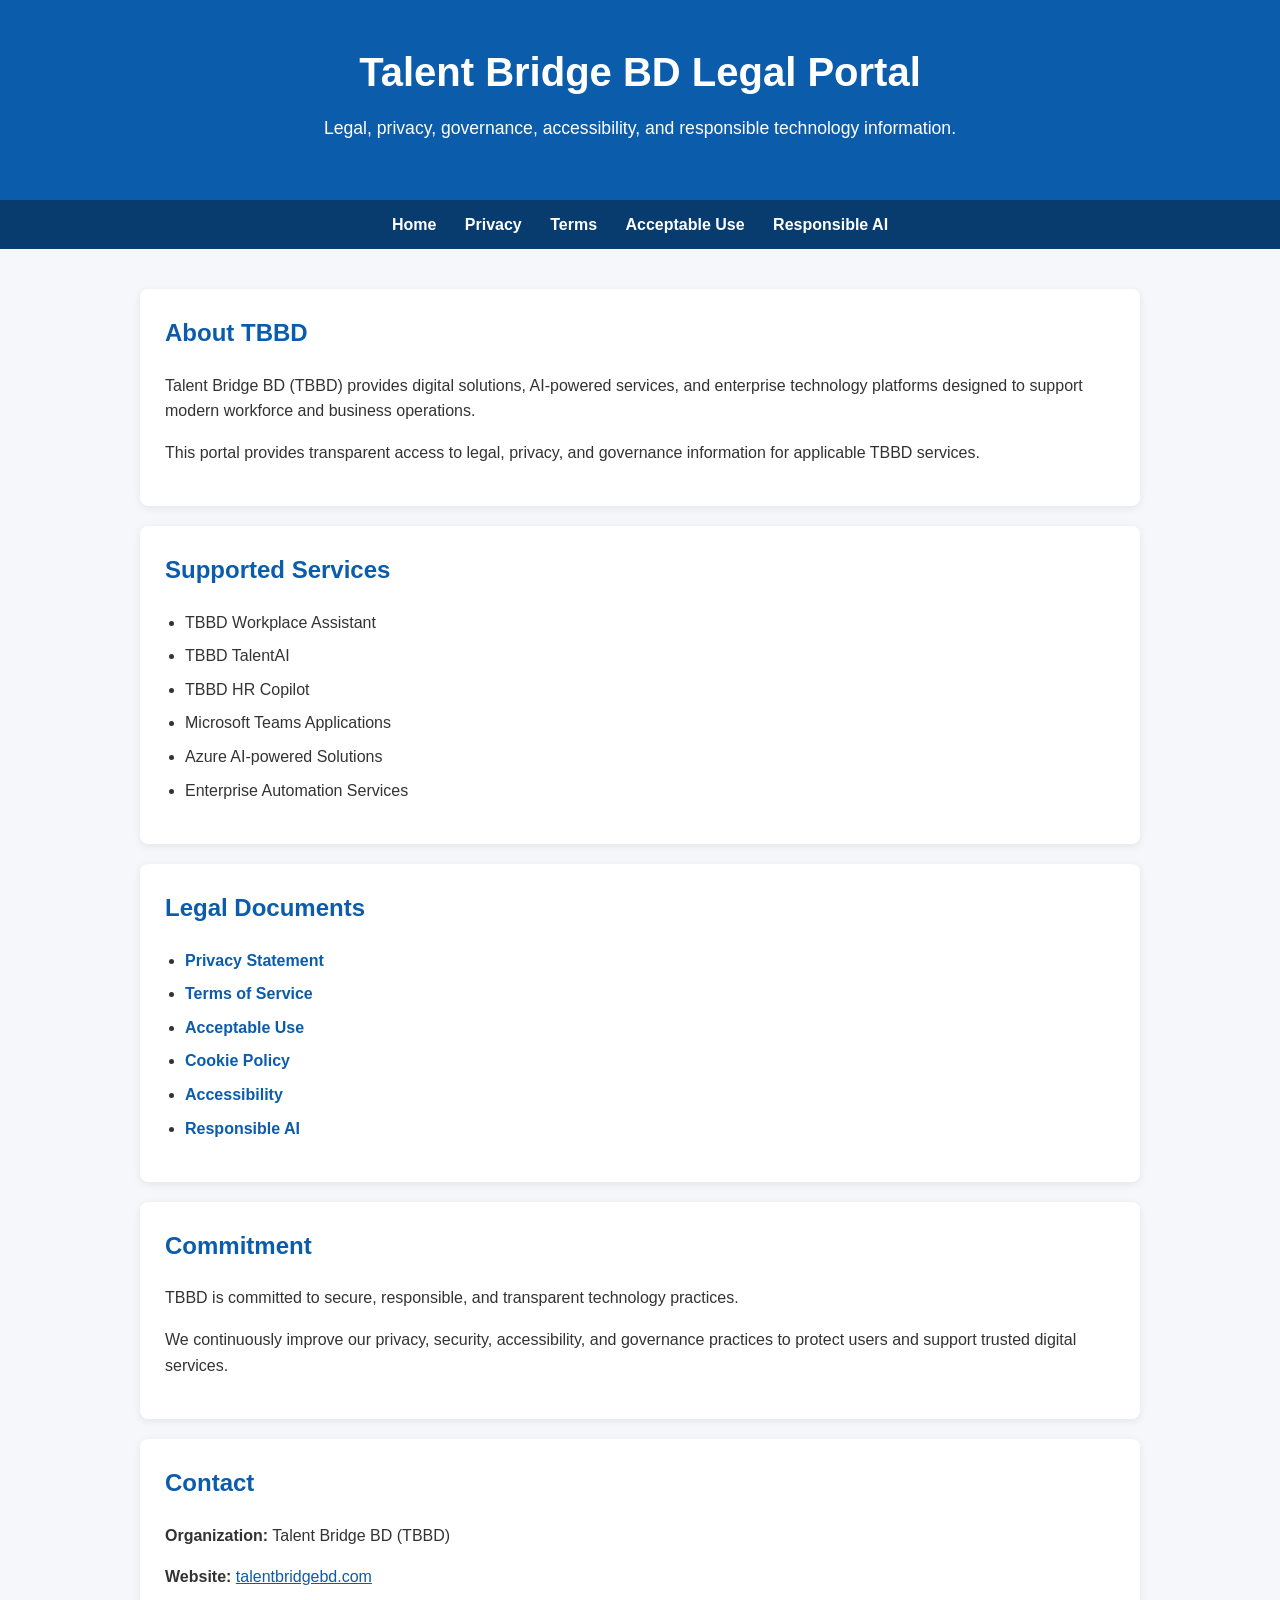
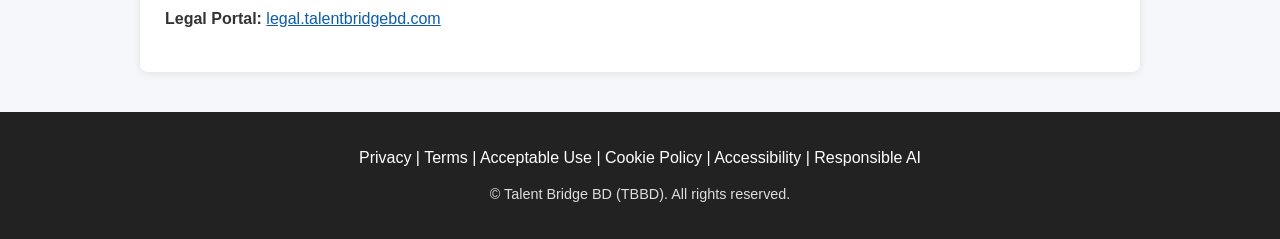
<file: index.html>
<!DOCTYPE html>

<html lang="en">
<head>
    <meta charset="UTF-8">
    <meta name="viewport" content="width=device-width, initial-scale=1.0">

<meta
    name="description"
    content="Talent Bridge BD Legal Portal — legal, privacy, governance, accessibility, and responsible technology information."
>

<meta name="author" content="Talent Bridge BD">

<title>Legal Portal | Talent Bridge BD</title>

<style>
    body {
        font-family: Arial, Helvetica, sans-serif;
        margin: 0;
        background: #f5f7fa;
        color: #333;
        line-height: 1.6;
    }

    header {
        background: #0b5cab;
        color: white;
        text-align: center;
        padding: 40px 20px;
    }

    header h1 {
        margin: 0;
        font-size: 2.5rem;
    }

    header p {
        margin-top: 10px;
        font-size: 1.1rem;
    }

    nav {
        background: #083b6e;
        padding: 12px;
        text-align: center;
    }

    nav a {
        color: white;
        text-decoration: none;
        margin: 0 12px;
        font-weight: bold;
    }

    nav a:hover,
    nav a:focus {
        text-decoration: underline;
    }

    nav a:focus,
    a:focus {
        outline: 3px solid #ffcc00;
        outline-offset: 3px;
    }

    .container {
        max-width: 1000px;
        margin: 40px auto;
        padding: 0 20px;
    }

    .card {
        background: #ffffff;
        border-radius: 8px;
        padding: 25px;
        margin-bottom: 20px;
        box-shadow: 0 2px 8px rgba(0, 0, 0, 0.08);
    }

    .card h2 {
        color: #0b5cab;
        margin-top: 0;
    }

    ul {
        padding-left: 20px;
    }

    li {
        margin-bottom: 8px;
    }

    a {
        color: #0b5cab;
    }

    .document-links a {
        font-weight: bold;
        text-decoration: none;
    }

    .document-links a:hover {
        text-decoration: underline;
    }

    footer {
        background: #222;
        color: white;
        text-align: center;
        padding: 25px 20px;
        margin-top: 40px;
    }

    footer p {
        margin: 8px 0;
    }

    footer a {
        color: white;
        text-decoration: none;
    }

    footer a:hover,
    footer a:focus {
        text-decoration: underline;
    }

    .copyright {
        margin-top: 12px;
        font-size: 0.9rem;
        color: #ddd;
    }

    @media (max-width: 768px) {
        nav a {
            display: block;
            margin: 8px 0;
        }

        header {
            padding: 35px 20px;
        }

        header h1 {
            font-size: 2rem;
        }

        header p {
            font-size: 1rem;
        }

        .container {
            margin: 25px auto;
            padding: 0 15px;
        }

        .card {
            padding: 20px;
        }
    }
</style>

    <link rel="canonical" href="https://legal.talentbridgebd.com/">
</head>

<body>

<header>
    <h1>Talent Bridge BD Legal Portal</h1>

<p>
    Legal, privacy, governance, accessibility,
    and responsible technology information.
</p>

</header>

<nav aria-label="Main navigation">
    <a href="index.html">Home</a>
    <a href="privacy.html">Privacy</a>
    <a href="terms.html">Terms</a>
    <a href="acceptable-use.html">Acceptable Use</a>
    <a href="ai-responsible-use.html">Responsible AI</a>
</nav>

<main class="container">

<div class="card">
    <h2>About TBBD</h2>

    <p>
        Talent Bridge BD (TBBD) provides digital solutions,
        AI-powered services, and enterprise technology platforms
        designed to support modern workforce and business operations.
    </p>

    <p>
        This portal provides transparent access to legal,
        privacy, and governance information for applicable
        TBBD services.
    </p>
</div>

<div class="card">
    <h2>Supported Services</h2>

    <ul>
        <li>TBBD Workplace Assistant</li>
        <li>TBBD TalentAI</li>
        <li>TBBD HR Copilot</li>
        <li>Microsoft Teams Applications</li>
        <li>Azure AI-powered Solutions</li>
        <li>Enterprise Automation Services</li>
    </ul>
</div>

<div class="card document-links">
    <h2>Legal Documents</h2>

    <ul>
        <li>
            <a href="privacy.html">
                Privacy Statement
            </a>
        </li>

        <li>
            <a href="terms.html">
                Terms of Service
            </a>
        </li>

        <li>
            <a href="acceptable-use.html">
                Acceptable Use
            </a>
        </li>

        <li>
            <a href="cookie-policy.html">
                Cookie Policy
            </a>
        </li>

        <li>
            <a href="accessibility.html">
                Accessibility
            </a>
        </li>

        <li>
            <a href="ai-responsible-use.html">
                Responsible AI
            </a>
        </li>
    </ul>
</div>

<div class="card">
    <h2>Commitment</h2>

    <p>
        TBBD is committed to secure, responsible, and transparent
        technology practices.
    </p>

    <p>
        We continuously improve our privacy, security, accessibility,
        and governance practices to protect users and support trusted
        digital services.
    </p>
</div>

<div class="card">
    <h2>Contact</h2>

    <p>
        <strong>Organization:</strong>
        Talent Bridge BD (TBBD)
    </p>

    <p>
        <strong>Website:</strong>
        <a
            href="https://talentbridgebd.com"
            target="_blank"
            rel="noopener noreferrer"
        >
            talentbridgebd.com
        </a>
    </p>

    <p>
        <strong>Legal Portal:</strong>
        <a
            href="https://legal.talentbridgebd.com"
            target="_blank"
            rel="noopener noreferrer"
        >
            legal.talentbridgebd.com
        </a>
    </p>
</div>

</main>

<footer>

<p>
    <a href="privacy.html">Privacy</a> |
    <a href="terms.html">Terms</a> |
    <a href="acceptable-use.html">Acceptable Use</a> |
    <a href="cookie-policy.html">Cookie Policy</a> |
    <a href="accessibility.html">Accessibility</a> |
    <a href="ai-responsible-use.html">Responsible AI</a>
</p>

<p class="copyright">
    © Talent Bridge BD (TBBD). All rights reserved.
</p>

</footer>

</body>
</html>
</file>
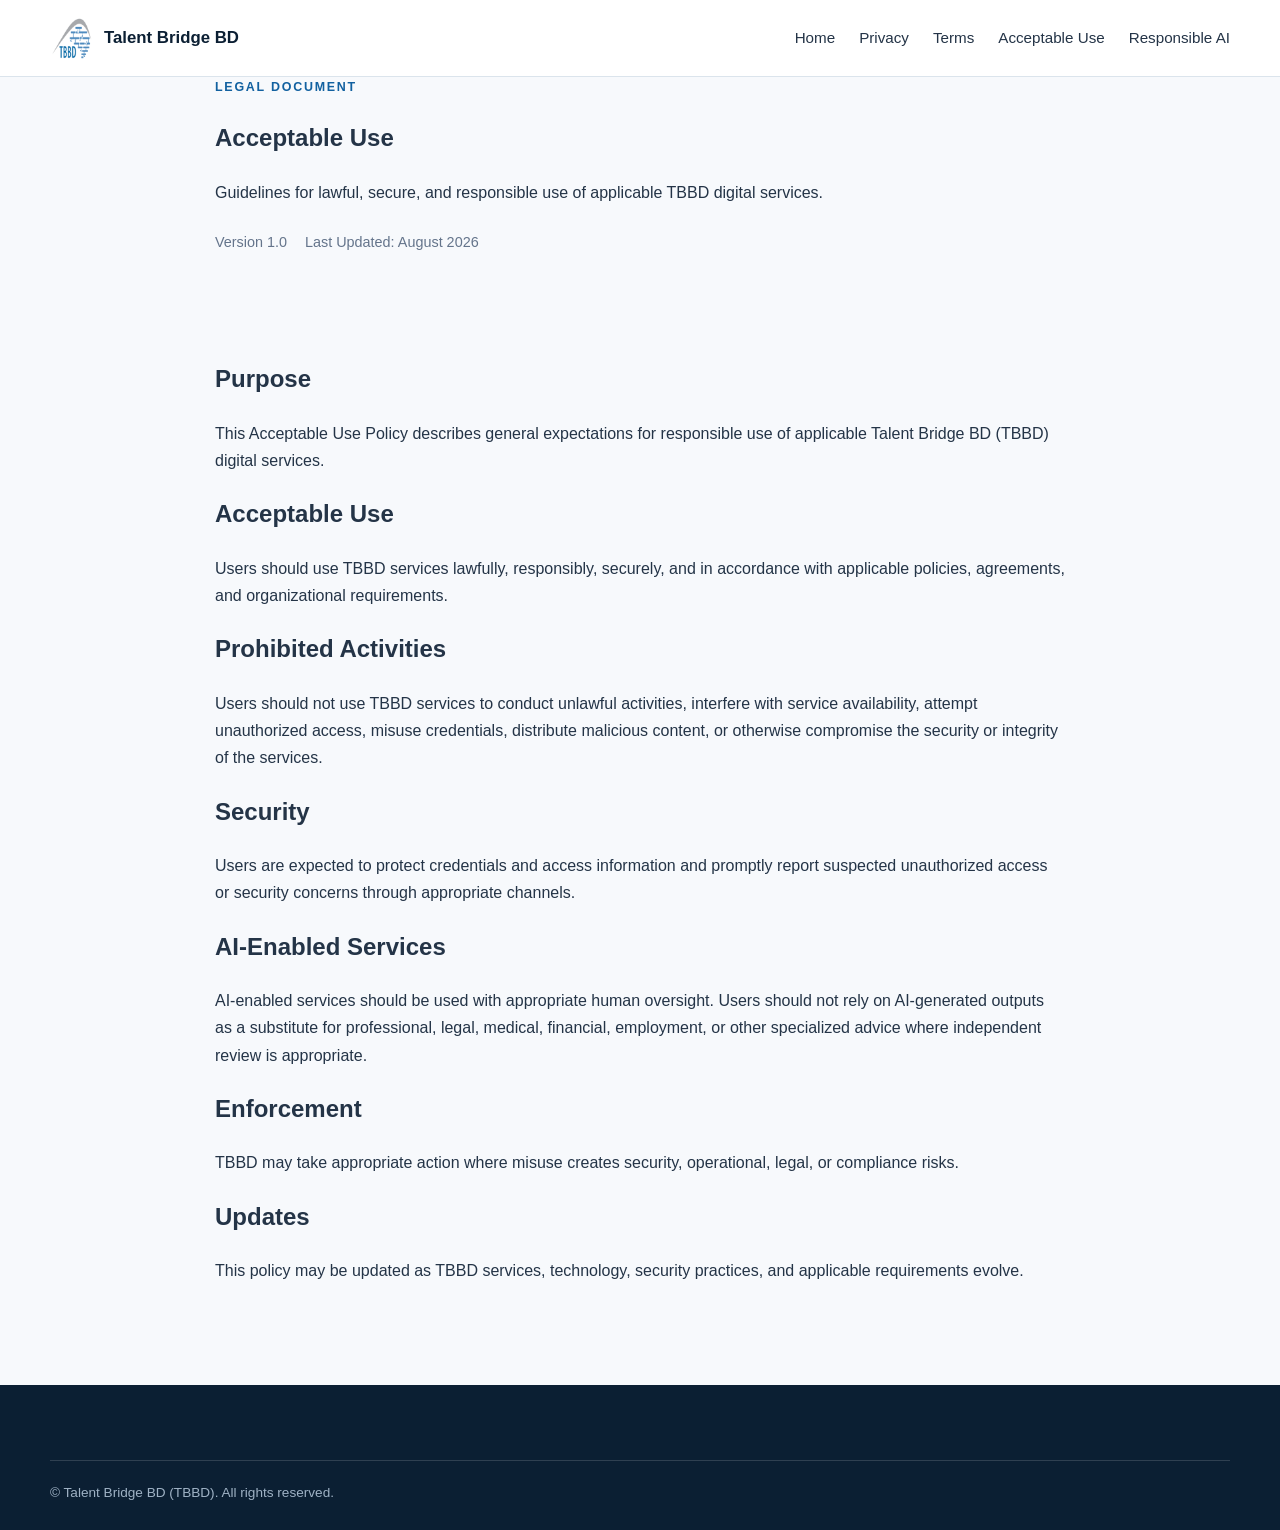
<file: acceptable-use.html>
<!DOCTYPE html>
<html lang="en">
<head>
    <meta charset="UTF-8">
    <meta name="viewport" content="width=device-width, initial-scale=1.0">

    <meta name="description"
          content="Acceptable Use Policy for Talent Bridge BD digital services.">

    <meta name="author" content="Talent Bridge BD">

    <title>Acceptable Use | Talent Bridge BD</title>

    <link rel="stylesheet" href="assets/css/style.css">
</head>

<body>

<header class="site-header">
    <div class="container header-inner">

        <a class="brand" href="index.html">
            <img
                src="assets/images/tbbd-logo.png"
                alt="Talent Bridge BD logo"
                class="logo"
            >
            <span>Talent Bridge BD</span>
        </a>

        <nav class="navigation" aria-label="Main navigation">
            <a href="index.html">Home</a>
            <a href="privacy.html">Privacy</a>
            <a href="terms.html">Terms</a>
            <a href="acceptable-use.html">Acceptable Use</a>
            <a href="ai-responsible-use.html">Responsible AI</a>
        </nav>

    </div>
</header>

<main>

<section class="document-hero">
    <div class="container narrow">

        <p class="eyebrow">LEGAL DOCUMENT</p>

        <h1>Acceptable Use</h1>

        <p>
            Guidelines for lawful, secure, and responsible use of
            applicable TBBD digital services.
        </p>

        <div class="document-meta">
            <span>Version 1.0</span>
            <span>Last Updated: August 2026</span>
        </div>

    </div>
</section>

<section class="section">
    <div class="container narrow">

        <h2>Purpose</h2>

        <p>
            This Acceptable Use Policy describes general expectations
            for responsible use of applicable Talent Bridge BD (TBBD)
            digital services.
        </p>

        <h2>Acceptable Use</h2>

        <p>
            Users should use TBBD services lawfully, responsibly,
            securely, and in accordance with applicable policies,
            agreements, and organizational requirements.
        </p>

        <h2>Prohibited Activities</h2>

        <p>
            Users should not use TBBD services to conduct unlawful
            activities, interfere with service availability, attempt
            unauthorized access, misuse credentials, distribute
            malicious content, or otherwise compromise the security
            or integrity of the services.
        </p>

        <h2>Security</h2>

        <p>
            Users are expected to protect credentials and access
            information and promptly report suspected unauthorized
            access or security concerns through appropriate channels.
        </p>

        <h2>AI-Enabled Services</h2>

        <p>
            AI-enabled services should be used with appropriate human
            oversight. Users should not rely on AI-generated outputs
            as a substitute for professional, legal, medical,
            financial, employment, or other specialized advice where
            independent review is appropriate.
        </p>

        <h2>Enforcement</h2>

        <p>
            TBBD may take appropriate action where misuse creates
            security, operational, legal, or compliance risks.
        </p>

        <h2>Updates</h2>

        <p>
            This policy may be updated as TBBD services, technology,
            security practices, and applicable requirements evolve.
        </p>

    </div>
</section>

</main>

<footer class="site-footer">
    <div class="container copyright">
        ©️ Talent Bridge BD (TBBD). All rights reserved.
    </div>
</footer>

</body>
</html>
</file>
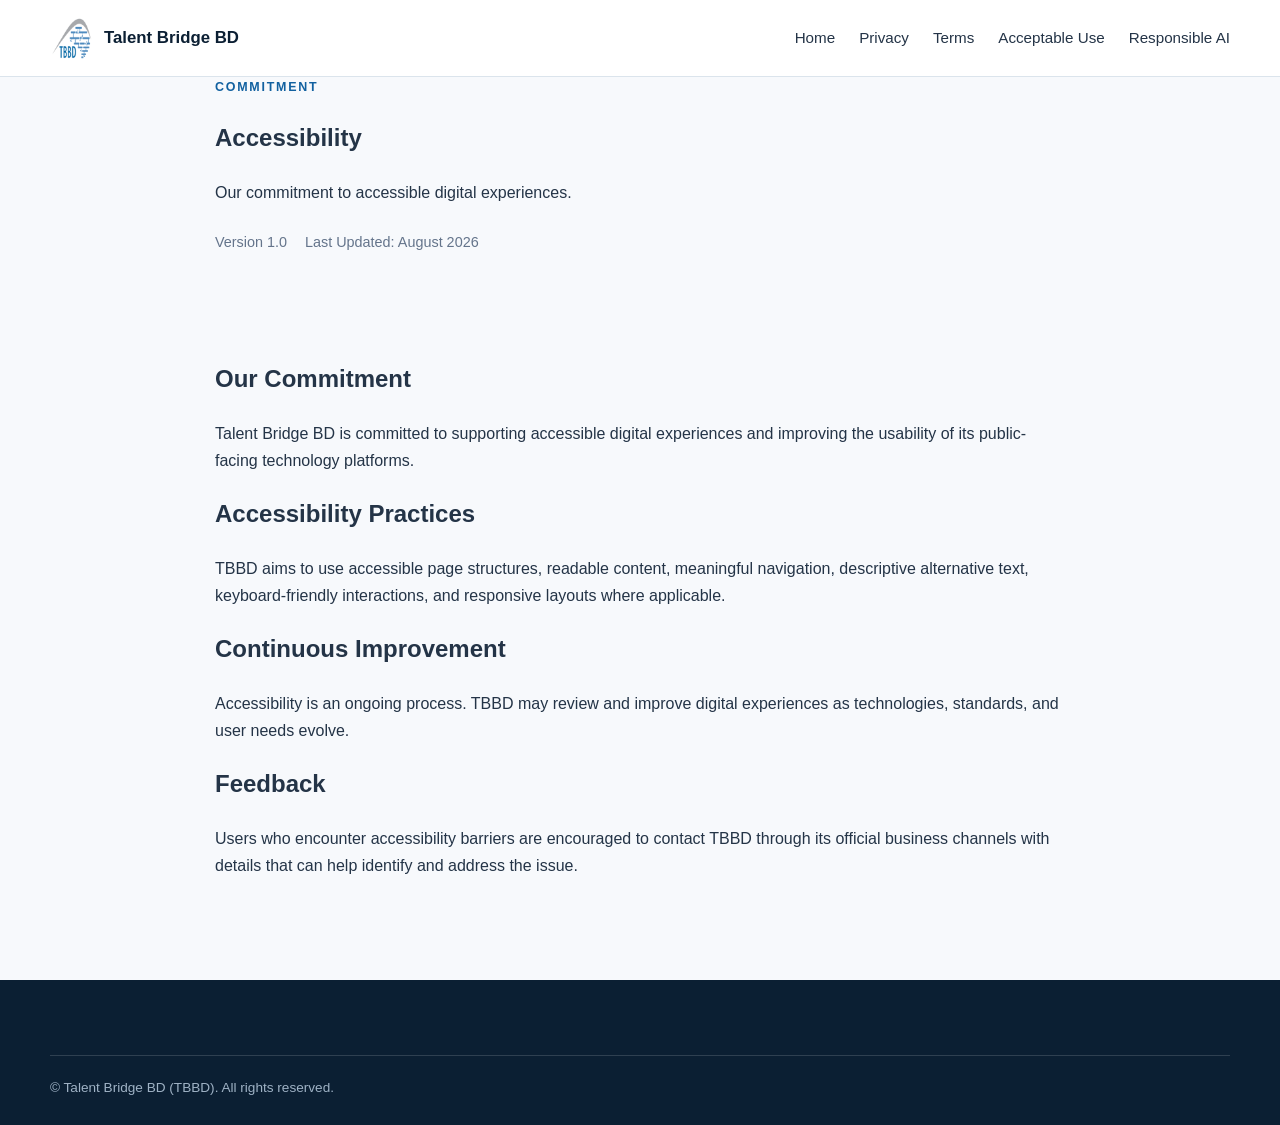
<file: accessibility.html>
<!DOCTYPE html>
<html lang="en">
<head>
    <meta charset="UTF-8">
    <meta name="viewport" content="width=device-width, initial-scale=1.0">

    <meta name="description"
          content="Accessibility Statement for Talent Bridge BD digital services.">

    <meta name="author" content="Talent Bridge BD">

    <title>Accessibility | Talent Bridge BD</title>

    <link rel="stylesheet" href="assets/css/style.css">
</head>

<body>

<header class="site-header">
    <div class="container header-inner">

        <a class="brand" href="index.html">
            <img
                src="assets/images/tbbd-logo.png"
                alt="Talent Bridge BD logo"
                class="logo"
            >
            <span>Talent Bridge BD</span>
        </a>

        <nav class="navigation" aria-label="Main navigation">
            <a href="index.html">Home</a>
            <a href="privacy.html">Privacy</a>
            <a href="terms.html">Terms</a>
            <a href="acceptable-use.html">Acceptable Use</a>
            <a href="ai-responsible-use.html">Responsible AI</a>
        </nav>

    </div>
</header>

<main>

<section class="document-hero">
    <div class="container narrow">

        <p class="eyebrow">COMMITMENT</p>

        <h1>Accessibility</h1>

        <p>
            Our commitment to accessible digital experiences.
        </p>

        <div class="document-meta">
            <span>Version 1.0</span>
            <span>Last Updated: August 2026</span>
        </div>

    </div>
</section>

<section class="section">
    <div class="container narrow">

        <h2>Our Commitment</h2>

        <p>
            Talent Bridge BD is committed to supporting accessible
            digital experiences and improving the usability of its
            public-facing technology platforms.
        </p>

        <h2>Accessibility Practices</h2>

        <p>
            TBBD aims to use accessible page structures, readable
            content, meaningful navigation, descriptive alternative
            text, keyboard-friendly interactions, and responsive
            layouts where applicable.
        </p>

        <h2>Continuous Improvement</h2>

        <p>
            Accessibility is an ongoing process. TBBD may review and
            improve digital experiences as technologies, standards,
            and user needs evolve.
        </p>

        <h2>Feedback</h2>

        <p>
            Users who encounter accessibility barriers are encouraged
            to contact TBBD through its official business channels
            with details that can help identify and address the issue.
        </p>

    </div>
</section>

</main>

<footer class="site-footer">
    <div class="container copyright">
        ©️ Talent Bridge BD (TBBD). All rights reserved.
    </div>
</footer>

</body>
</html>
</file>
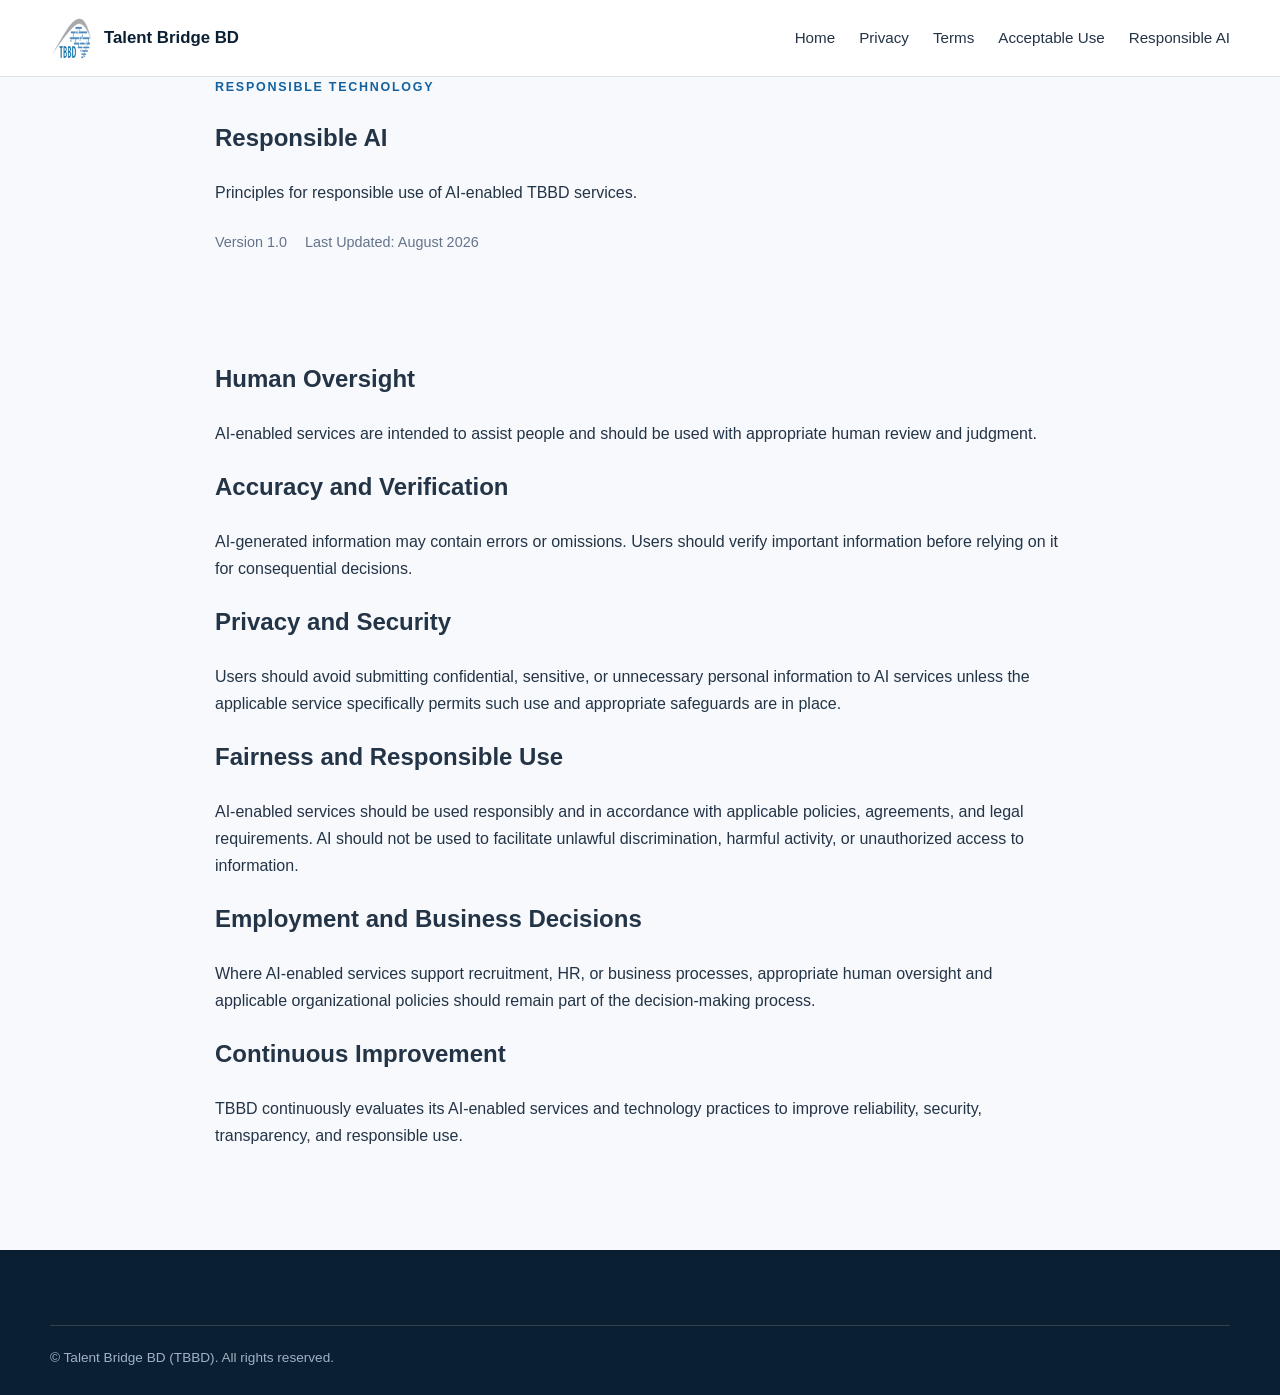
<file: ai-responsible-use.html>
<!DOCTYPE html>
<html lang="en">
<head>
    <meta charset="UTF-8">
    <meta name="viewport" content="width=device-width, initial-scale=1.0">

    <meta name="description"
          content="Responsible AI principles for Talent Bridge BD AI-enabled services.">

    <meta name="author" content="Talent Bridge BD">

    <title>Responsible AI | Talent Bridge BD</title>

    <link rel="stylesheet" href="assets/css/style.css">
</head>

<body>

<header class="site-header">
    <div class="container header-inner">

        <a class="brand" href="index.html">
            <img
                src="assets/images/tbbd-logo.png"
                alt="Talent Bridge BD logo"
                class="logo"
            >
            <span>Talent Bridge BD</span>
        </a>

        <nav class="navigation" aria-label="Main navigation">
            <a href="index.html">Home</a>
            <a href="privacy.html">Privacy</a>
            <a href="terms.html">Terms</a>
            <a href="acceptable-use.html">Acceptable Use</a>
            <a href="ai-responsible-use.html">Responsible AI</a>
        </nav>

    </div>
</header>

<main>

<section class="document-hero">
    <div class="container narrow">

        <p class="eyebrow">RESPONSIBLE TECHNOLOGY</p>

        <h1>Responsible AI</h1>

        <p>
            Principles for responsible use of AI-enabled TBBD services.
        </p>

        <div class="document-meta">
            <span>Version 1.0</span>
            <span>Last Updated: August 2026</span>
        </div>

    </div>
</section>

<section class="section">
    <div class="container narrow">

        <h2>Human Oversight</h2>

        <p>
            AI-enabled services are intended to assist people and
            should be used with appropriate human review and judgment.
        </p>

        <h2>Accuracy and Verification</h2>

        <p>
            AI-generated information may contain errors or omissions.
            Users should verify important information before relying
            on it for consequential decisions.
        </p>

        <h2>Privacy and Security</h2>

        <p>
            Users should avoid submitting confidential, sensitive, or
            unnecessary personal information to AI services unless the
            applicable service specifically permits such use and
            appropriate safeguards are in place.
        </p>

        <h2>Fairness and Responsible Use</h2>

        <p>
            AI-enabled services should be used responsibly and in
            accordance with applicable policies, agreements, and
            legal requirements. AI should not be used to facilitate
            unlawful discrimination, harmful activity, or unauthorized
            access to information.
        </p>

        <h2>Employment and Business Decisions</h2>

        <p>
            Where AI-enabled services support recruitment, HR, or
            business processes, appropriate human oversight and
            applicable organizational policies should remain part of
            the decision-making process.
        </p>

        <h2>Continuous Improvement</h2>

        <p>
            TBBD continuously evaluates its AI-enabled services and
            technology practices to improve reliability, security,
            transparency, and responsible use.
        </p>

    </div>
</section>

</main>

<footer class="site-footer">
    <div class="container copyright">
        ©️ Talent Bridge BD (TBBD). All rights reserved.
    </div>
</footer>

</body>
</html>
</file>
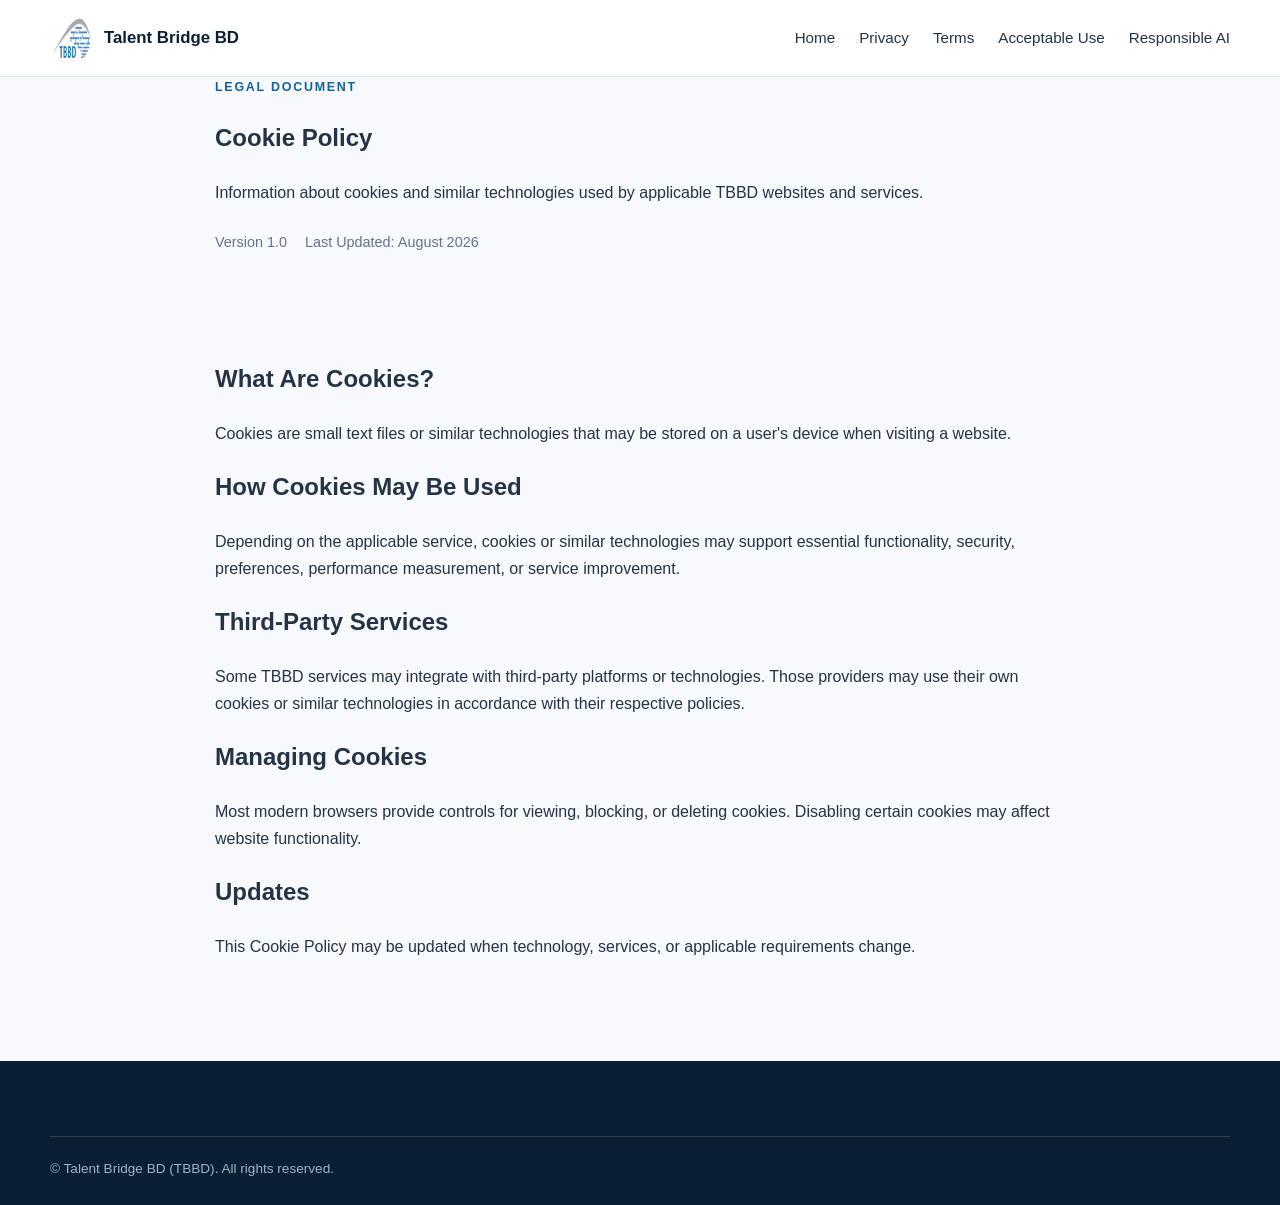
<file: cookie-policy.html>
<!DOCTYPE html>
<html lang="en">
<head>
    <meta charset="UTF-8">
    <meta name="viewport" content="width=device-width, initial-scale=1.0">

    <meta name="description"
          content="Cookie Policy for Talent Bridge BD websites and services.">

    <meta name="author" content="Talent Bridge BD">

    <title>Cookie Policy | Talent Bridge BD</title>

    <link rel="stylesheet" href="assets/css/style.css">
</head>

<body>

<header class="site-header">
    <div class="container header-inner">

        <a class="brand" href="index.html">
            <img
                src="assets/images/tbbd-logo.png"
                alt="Talent Bridge BD logo"
                class="logo"
            >
            <span>Talent Bridge BD</span>
        </a>

        <nav class="navigation" aria-label="Main navigation">
            <a href="index.html">Home</a>
            <a href="privacy.html">Privacy</a>
            <a href="terms.html">Terms</a>
            <a href="acceptable-use.html">Acceptable Use</a>
            <a href="ai-responsible-use.html">Responsible AI</a>
        </nav>

    </div>
</header>

<main>

<section class="document-hero">
    <div class="container narrow">

        <p class="eyebrow">LEGAL DOCUMENT</p>

        <h1>Cookie Policy</h1>

        <p>
            Information about cookies and similar technologies used
            by applicable TBBD websites and services.
        </p>

        <div class="document-meta">
            <span>Version 1.0</span>
            <span>Last Updated: August 2026</span>
        </div>

    </div>
</section>

<section class="section">
    <div class="container narrow">

        <h2>What Are Cookies?</h2>

        <p>
            Cookies are small text files or similar technologies that
            may be stored on a user's device when visiting a website.
        </p>

        <h2>How Cookies May Be Used</h2>

        <p>
            Depending on the applicable service, cookies or similar
            technologies may support essential functionality,
            security, preferences, performance measurement, or
            service improvement.
        </p>

        <h2>Third-Party Services</h2>

        <p>
            Some TBBD services may integrate with third-party
            platforms or technologies. Those providers may use their
            own cookies or similar technologies in accordance with
            their respective policies.
        </p>

        <h2>Managing Cookies</h2>

        <p>
            Most modern browsers provide controls for viewing,
            blocking, or deleting cookies. Disabling certain cookies
            may affect website functionality.
        </p>

        <h2>Updates</h2>

        <p>
            This Cookie Policy may be updated when technology,
            services, or applicable requirements change.
        </p>

    </div>
</section>

</main>

<footer class="site-footer">
    <div class="container copyright">
        ©️ Talent Bridge BD (TBBD). All rights reserved.
    </div>
</footer>

</body>
</html>
</file>
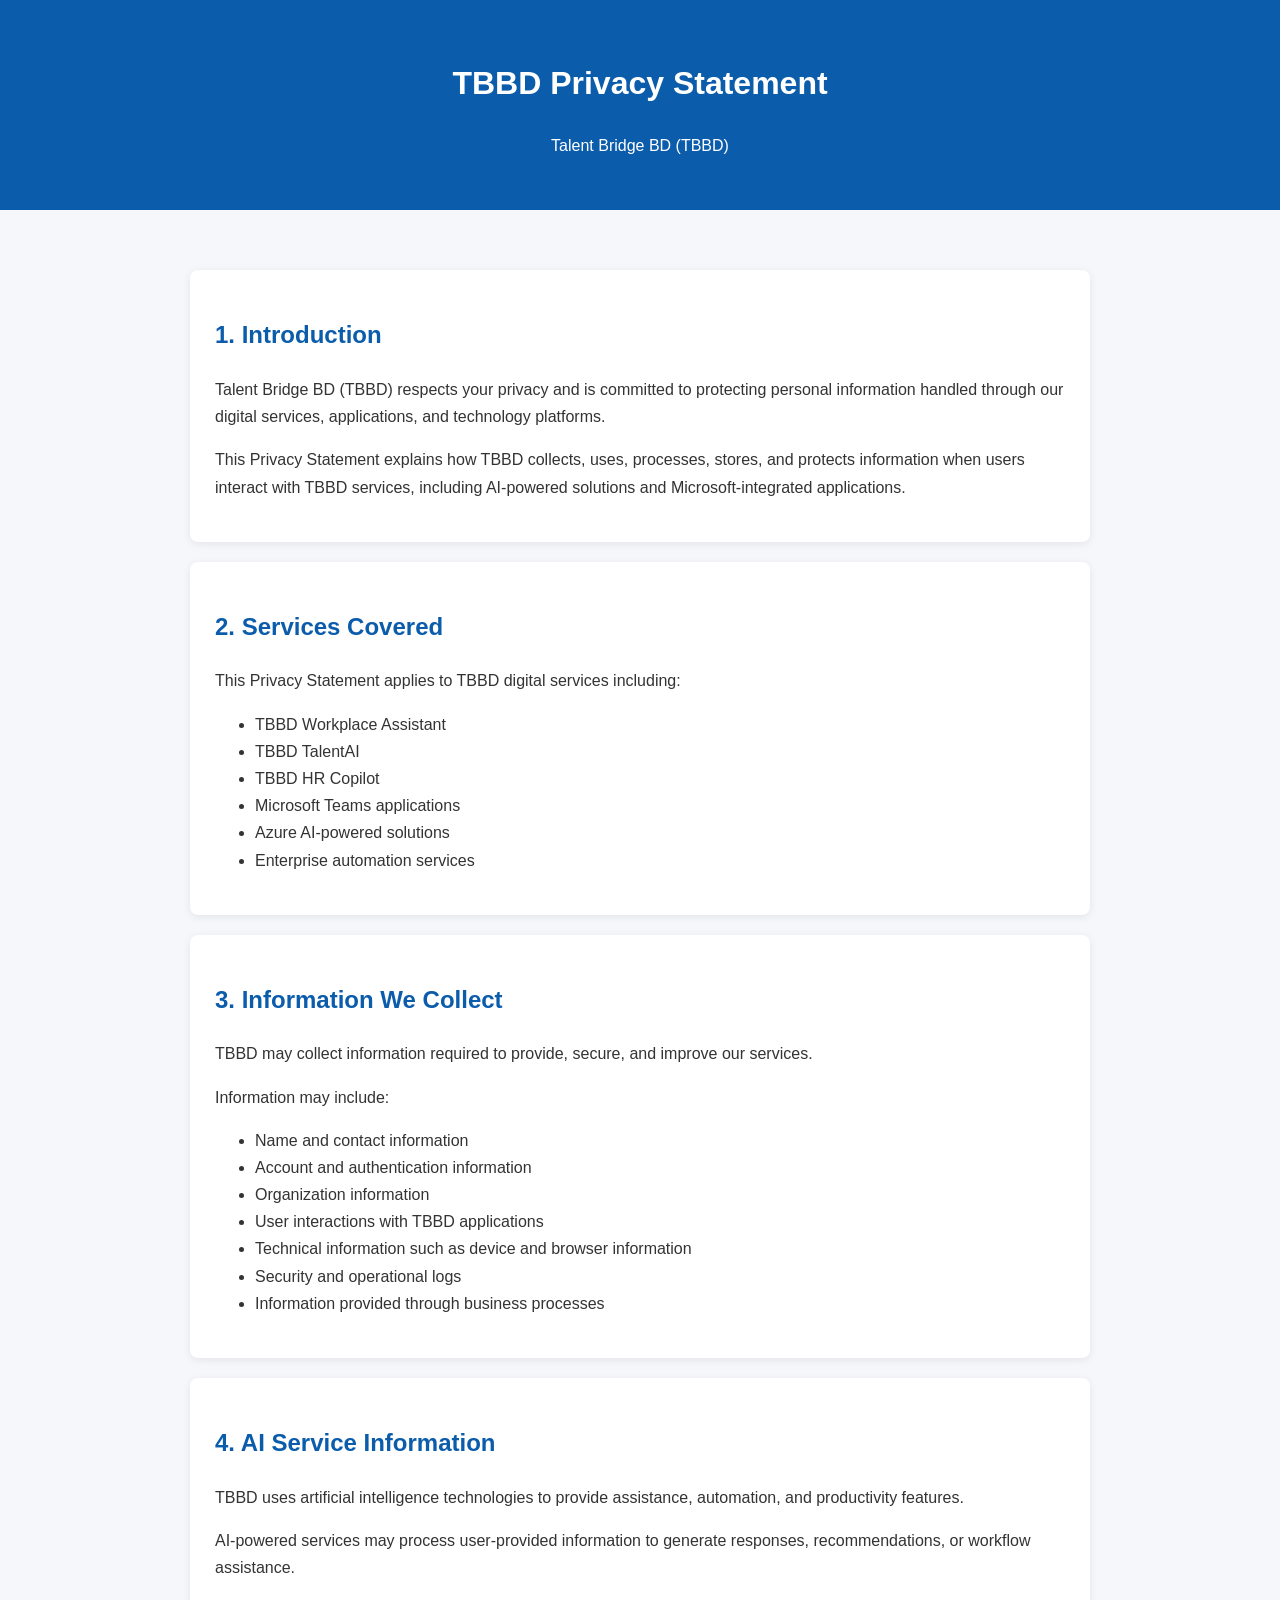
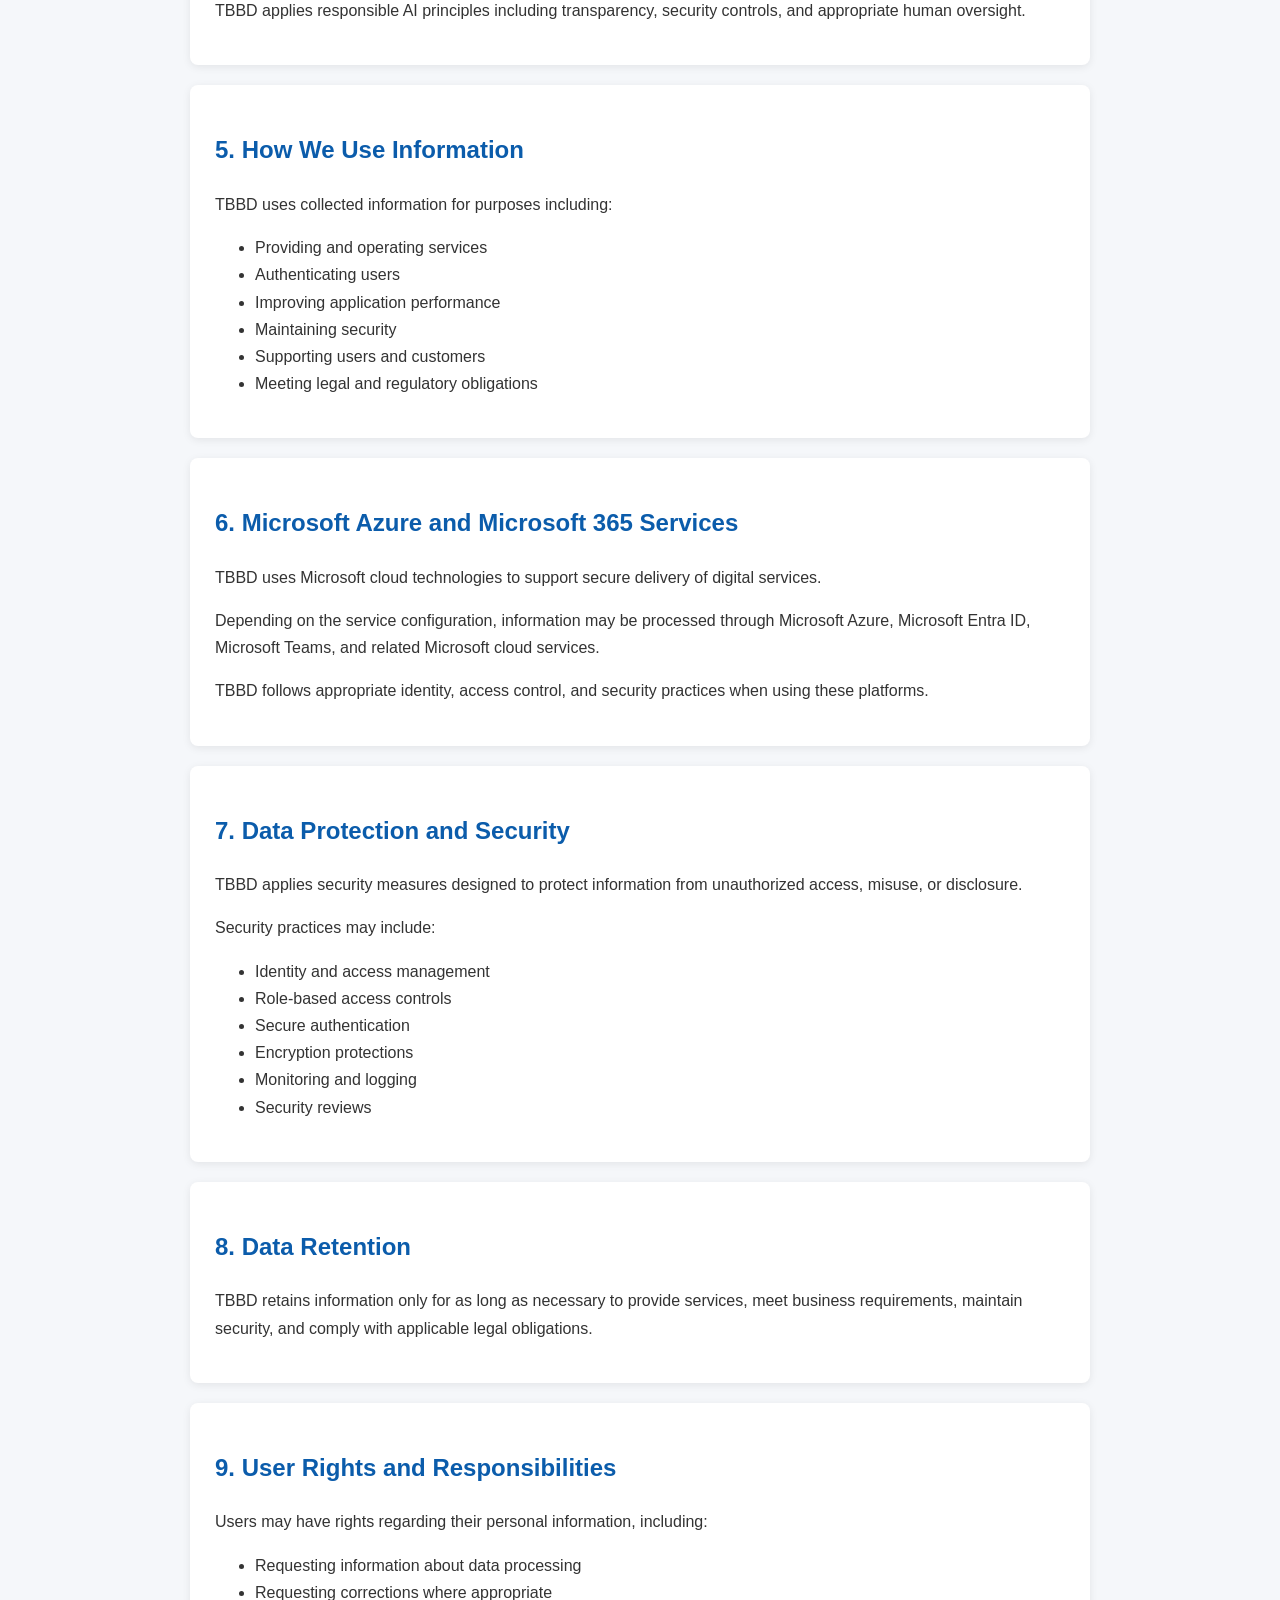
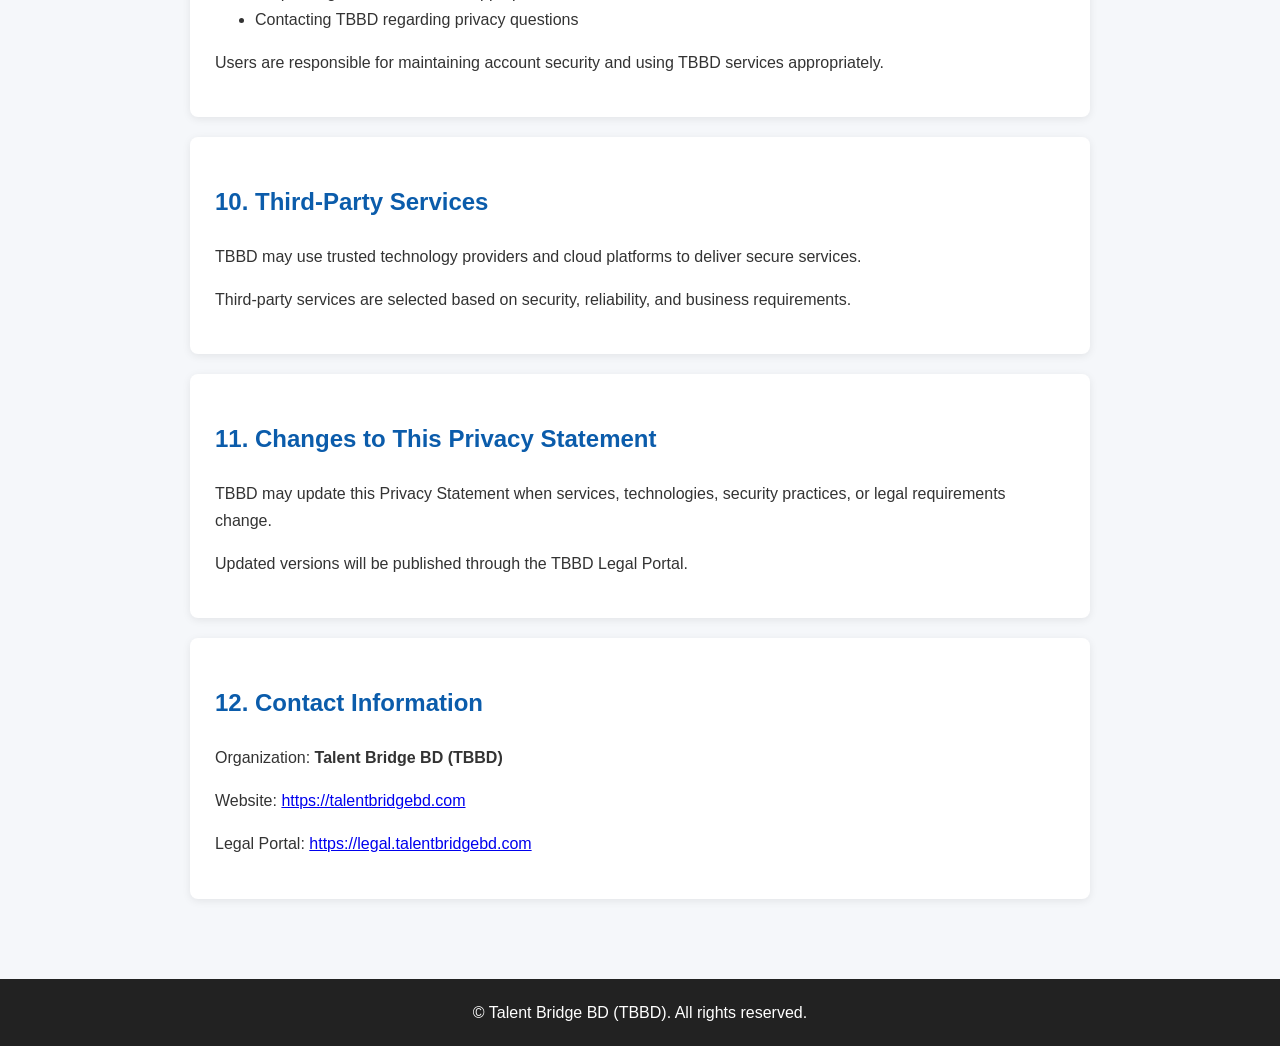
<file: privacy.html>
<!DOCTYPE html>
<html lang="en">
<head>
    <meta charset="UTF-8">
    <meta name="viewport" content="width=device-width, initial-scale=1.0">
    <title>TBBD Privacy Statement</title>

    <style>
        body {
            font-family: Arial, Helvetica, sans-serif;
            margin: 0;
            background: #f5f7fa;
            color: #333;
            line-height: 1.7;
        }

        header {
            background: #0b5cab;
            color: white;
            padding: 35px 20px;
            text-align: center;
        }

        .container {
            max-width: 900px;
            margin: 40px auto;
            padding: 20px;
        }

        .section {
            background: white;
            padding: 25px;
            margin-bottom: 20px;
            border-radius: 8px;
            box-shadow: 0 2px 8px rgba(0,0,0,0.08);
        }

        h2 {
            color: #0b5cab;
        }

        footer {
            background: #222;
            color: white;
            text-align: center;
            padding: 20px;
        }
    </style>
</head>

<body>

<header>
    <h1>TBBD Privacy Statement</h1>
    <p>Talent Bridge BD (TBBD)</p>
</header>


<div class="container">

<div class="section">

<h2>1. Introduction</h2>

<p>
Talent Bridge BD (TBBD) respects your privacy and is committed to protecting
personal information handled through our digital services, applications,
and technology platforms.
</p>

<p>
This Privacy Statement explains how TBBD collects, uses, processes, stores,
and protects information when users interact with TBBD services, including
AI-powered solutions and Microsoft-integrated applications.
</p>

</div>


<div class="section">

<h2>2. Services Covered</h2>

<p>
This Privacy Statement applies to TBBD digital services including:
</p>

<ul>
<li>TBBD Workplace Assistant</li>
<li>TBBD TalentAI</li>
<li>TBBD HR Copilot</li>
<li>Microsoft Teams applications</li>
<li>Azure AI-powered solutions</li>
<li>Enterprise automation services</li>
</ul>

</div>


<div class="section">

<h2>3. Information We Collect</h2>

<p>
TBBD may collect information required to provide, secure, and improve our
services.
</p>

<p>Information may include:</p>

<ul>
<li>Name and contact information</li>
<li>Account and authentication information</li>
<li>Organization information</li>
<li>User interactions with TBBD applications</li>
<li>Technical information such as device and browser information</li>
<li>Security and operational logs</li>
<li>Information provided through business processes</li>
</ul>

</div>


<div class="section">

<h2>4. AI Service Information</h2>

<p>
TBBD uses artificial intelligence technologies to provide assistance,
automation, and productivity features.
</p>

<p>
AI-powered services may process user-provided information to generate
responses, recommendations, or workflow assistance.
</p>

<p>
TBBD applies responsible AI principles including transparency,
security controls, and appropriate human oversight.
</p>

</div>


<div class="section">

<h2>5. How We Use Information</h2>

<p>
TBBD uses collected information for purposes including:
</p>

<ul>
<li>Providing and operating services</li>
<li>Authenticating users</li>
<li>Improving application performance</li>
<li>Maintaining security</li>
<li>Supporting users and customers</li>
<li>Meeting legal and regulatory obligations</li>
</ul>

</div>


<div class="section">

<h2>6. Microsoft Azure and Microsoft 365 Services</h2>

<p>
TBBD uses Microsoft cloud technologies to support secure delivery of
digital services.
</p>

<p>
Depending on the service configuration, information may be processed through
Microsoft Azure, Microsoft Entra ID, Microsoft Teams, and related Microsoft
cloud services.
</p>

<p>
TBBD follows appropriate identity, access control, and security practices
when using these platforms.
</p>

</div>


<div class="section">

<h2>7. Data Protection and Security</h2>

<p>
TBBD applies security measures designed to protect information from
unauthorized access, misuse, or disclosure.
</p>

Security practices may include:

<ul>
<li>Identity and access management</li>
<li>Role-based access controls</li>
<li>Secure authentication</li>
<li>Encryption protections</li>
<li>Monitoring and logging</li>
<li>Security reviews</li>
</ul>

</div>


<div class="section">

<h2>8. Data Retention</h2>

<p>
TBBD retains information only for as long as necessary to provide services,
meet business requirements, maintain security, and comply with applicable
legal obligations.
</p>

</div>


<div class="section">

<h2>9. User Rights and Responsibilities</h2>

<p>
Users may have rights regarding their personal information, including:
</p>

<ul>
<li>Requesting information about data processing</li>
<li>Requesting corrections where appropriate</li>
<li>Contacting TBBD regarding privacy questions</li>
</ul>

<p>
Users are responsible for maintaining account security and using TBBD
services appropriately.
</p>

</div>


<div class="section">

<h2>10. Third-Party Services</h2>

<p>
TBBD may use trusted technology providers and cloud platforms to deliver
secure services.
</p>

<p>
Third-party services are selected based on security, reliability, and
business requirements.
</p>

</div>


<div class="section">

<h2>11. Changes to This Privacy Statement</h2>

<p>
TBBD may update this Privacy Statement when services, technologies,
security practices, or legal requirements change.
</p>

<p>
Updated versions will be published through the TBBD Legal Portal.
</p>

</div>


<div class="section">

<h2>12. Contact Information</h2>

<p>
Organization:
<strong>Talent Bridge BD (TBBD)</strong>
</p>

<p>
Website:
<a href="https://talentbridgebd.com">
https://talentbridgebd.com
</a>
</p>

<p>
Legal Portal:
<a href="https://legal.talentbridgebd.com">
https://legal.talentbridgebd.com
</a>
</p>

</div>


</div>


<footer>
© Talent Bridge BD (TBBD). All rights reserved.
</footer>


</body>
</html>
</file>
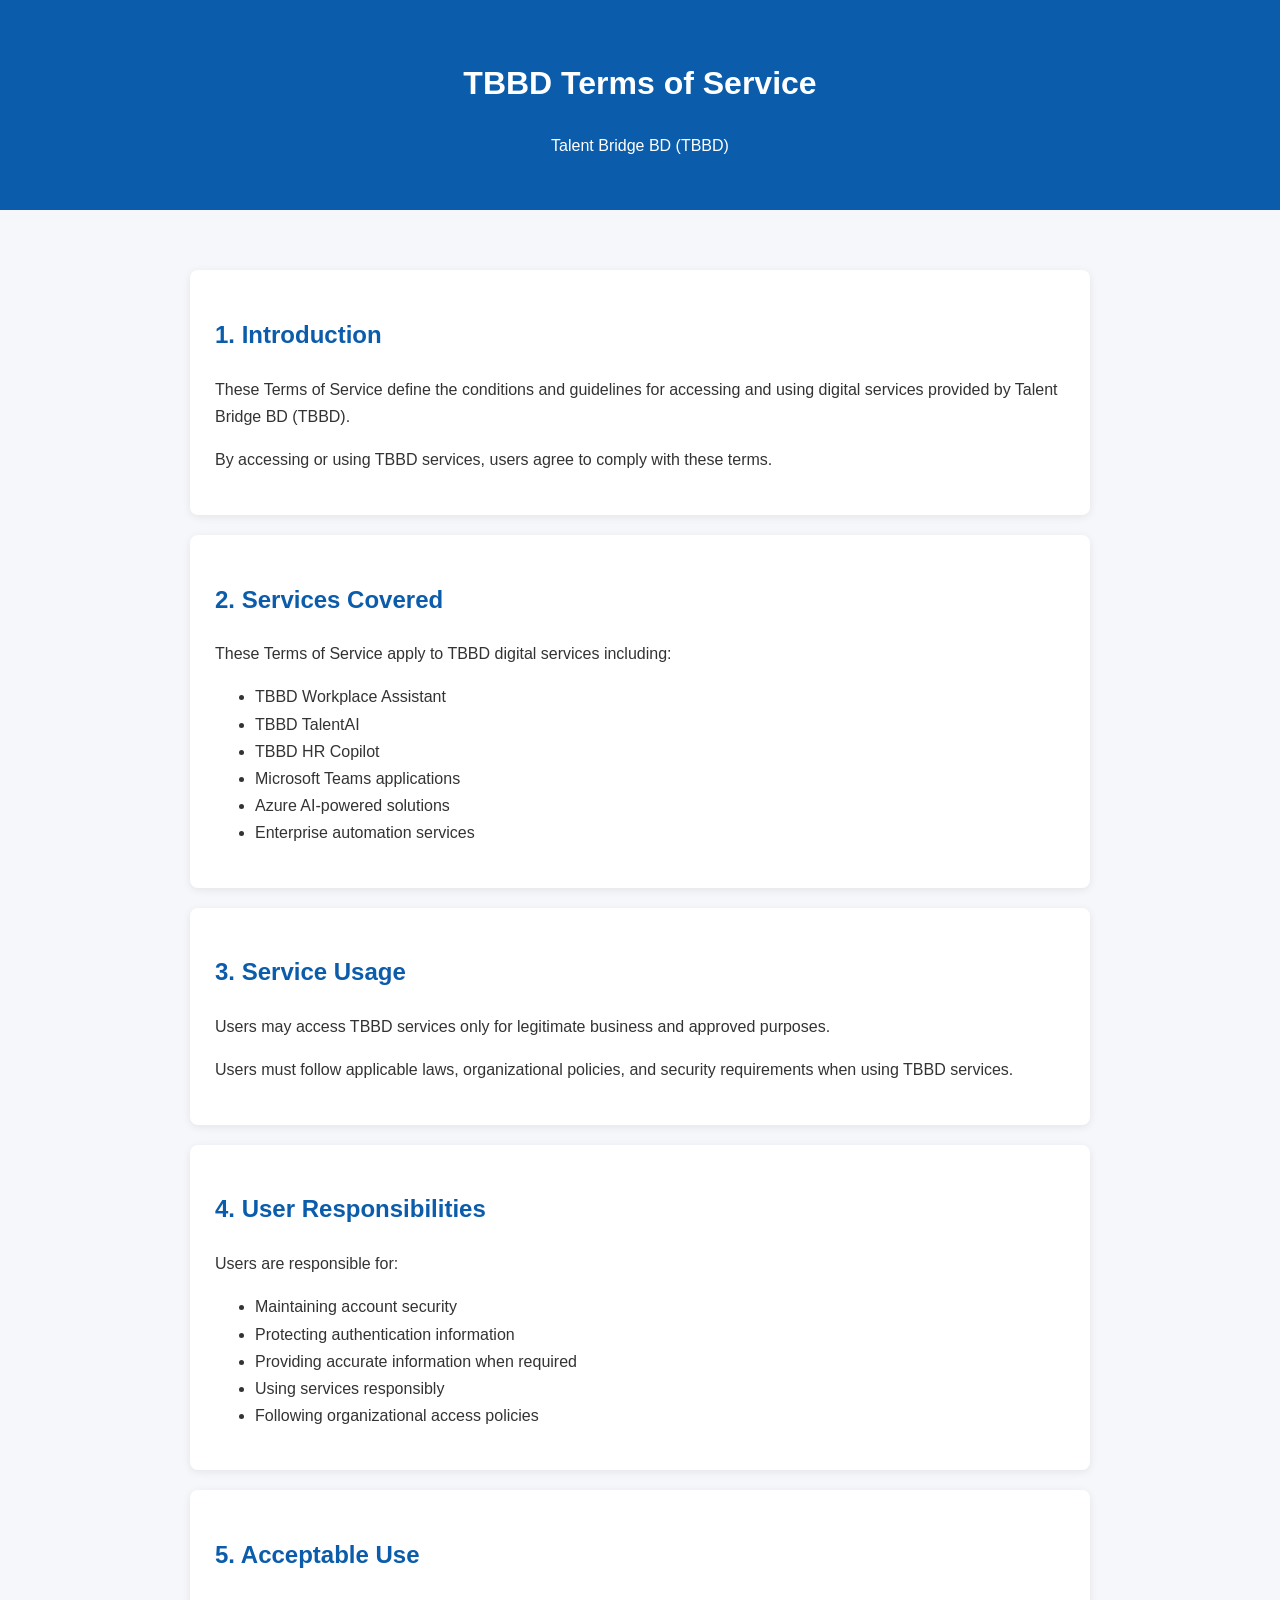
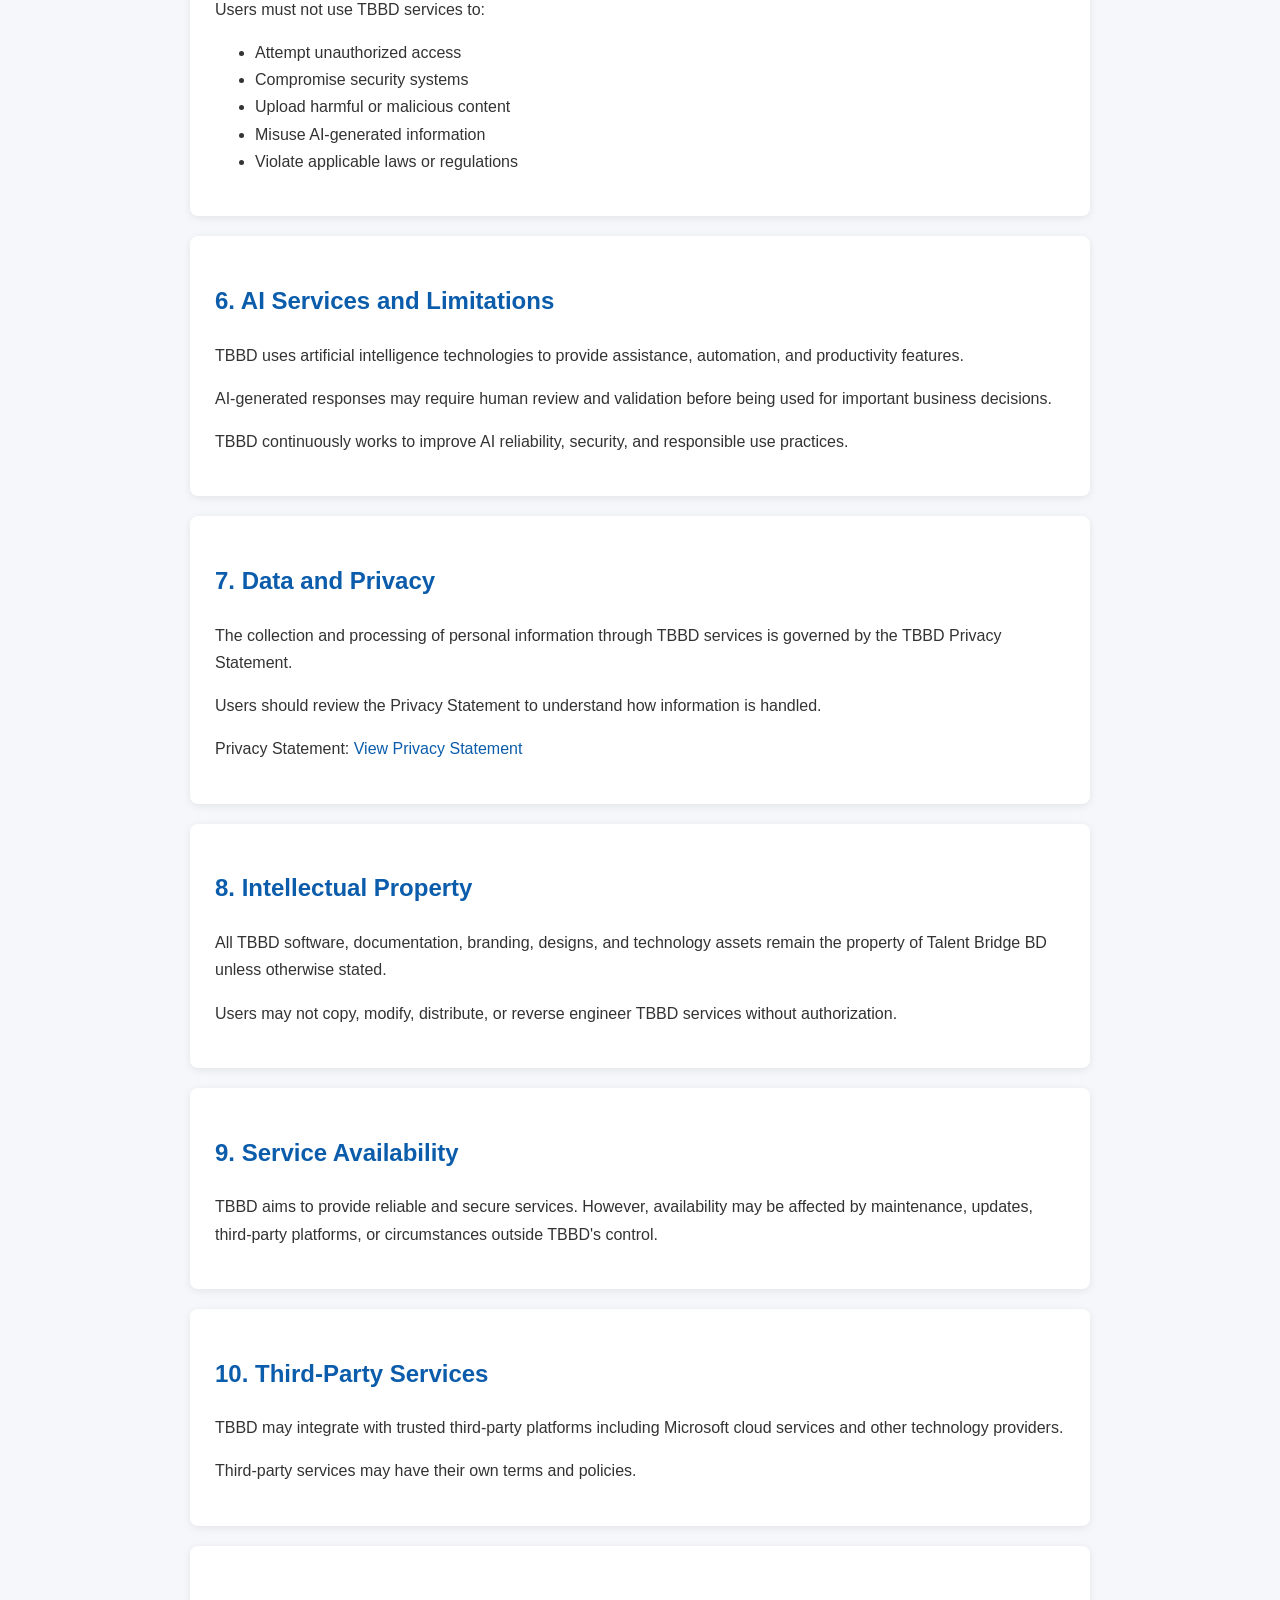
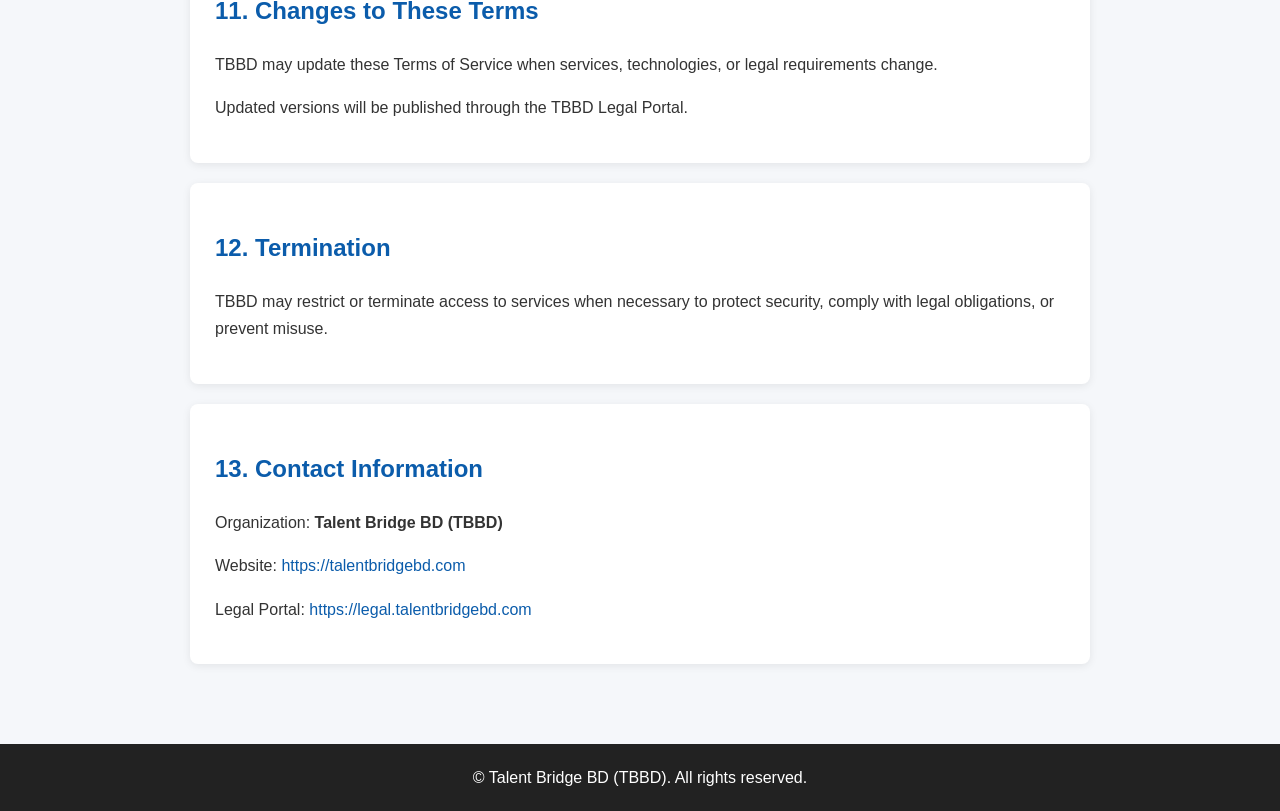
<file: terms.html>
<!DOCTYPE html>
<html lang="en">

<head>
    <meta charset="UTF-8">
    <meta name="viewport" content="width=device-width, initial-scale=1.0">
    <title>TBBD Terms of Service</title>

    <style>
        body {
            font-family: Arial, Helvetica, sans-serif;
            margin: 0;
            background: #f5f7fa;
            color: #333;
            line-height: 1.7;
        }

        header {
            background: #0b5cab;
            color: white;
            padding: 35px 20px;
            text-align: center;
        }

        .container {
            max-width: 900px;
            margin: 40px auto;
            padding: 20px;
        }

        .section {
            background: white;
            padding: 25px;
            margin-bottom: 20px;
            border-radius: 8px;
            box-shadow: 0 2px 8px rgba(0,0,0,0.08);
        }

        h2 {
            color: #0b5cab;
        }

        footer {
            background: #222;
            color: white;
            text-align: center;
            padding: 20px;
        }

        a {
            color: #0b5cab;
            text-decoration: none;
        }
    </style>
</head>


<body>

<header>
    <h1>TBBD Terms of Service</h1>
    <p>Talent Bridge BD (TBBD)</p>
</header>


<div class="container">


<div class="section">

<h2>1. Introduction</h2>

<p>
These Terms of Service define the conditions and guidelines for accessing
and using digital services provided by Talent Bridge BD (TBBD).
</p>

<p>
By accessing or using TBBD services, users agree to comply with these terms.
</p>

</div>



<div class="section">

<h2>2. Services Covered</h2>

<p>
These Terms of Service apply to TBBD digital services including:
</p>

<ul>
<li>TBBD Workplace Assistant</li>
<li>TBBD TalentAI</li>
<li>TBBD HR Copilot</li>
<li>Microsoft Teams applications</li>
<li>Azure AI-powered solutions</li>
<li>Enterprise automation services</li>
</ul>

</div>



<div class="section">

<h2>3. Service Usage</h2>

<p>
Users may access TBBD services only for legitimate business and approved
purposes.
</p>

<p>
Users must follow applicable laws, organizational policies, and security
requirements when using TBBD services.
</p>

</div>



<div class="section">

<h2>4. User Responsibilities</h2>

<p>
Users are responsible for:
</p>

<ul>
<li>Maintaining account security</li>
<li>Protecting authentication information</li>
<li>Providing accurate information when required</li>
<li>Using services responsibly</li>
<li>Following organizational access policies</li>
</ul>

</div>



<div class="section">

<h2>5. Acceptable Use</h2>

<p>
Users must not use TBBD services to:
</p>

<ul>
<li>Attempt unauthorized access</li>
<li>Compromise security systems</li>
<li>Upload harmful or malicious content</li>
<li>Misuse AI-generated information</li>
<li>Violate applicable laws or regulations</li>
</ul>

</div>



<div class="section">

<h2>6. AI Services and Limitations</h2>

<p>
TBBD uses artificial intelligence technologies to provide assistance,
automation, and productivity features.
</p>

<p>
AI-generated responses may require human review and validation before being
used for important business decisions.
</p>

<p>
TBBD continuously works to improve AI reliability, security, and responsible
use practices.
</p>

</div>



<div class="section">

<h2>7. Data and Privacy</h2>

<p>
The collection and processing of personal information through TBBD services
is governed by the TBBD Privacy Statement.
</p>

<p>
Users should review the Privacy Statement to understand how information is
handled.
</p>

<p>
Privacy Statement:

<a href="privacy.html">
View Privacy Statement
</a>

</p>

</div>



<div class="section">

<h2>8. Intellectual Property</h2>

<p>
All TBBD software, documentation, branding, designs, and technology assets
remain the property of Talent Bridge BD unless otherwise stated.
</p>

<p>
Users may not copy, modify, distribute, or reverse engineer TBBD services
without authorization.
</p>

</div>



<div class="section">

<h2>9. Service Availability</h2>

<p>
TBBD aims to provide reliable and secure services. However, availability may
be affected by maintenance, updates, third-party platforms, or circumstances
outside TBBD's control.
</p>

</div>



<div class="section">

<h2>10. Third-Party Services</h2>

<p>
TBBD may integrate with trusted third-party platforms including Microsoft
cloud services and other technology providers.
</p>

<p>
Third-party services may have their own terms and policies.
</p>

</div>



<div class="section">

<h2>11. Changes to These Terms</h2>

<p>
TBBD may update these Terms of Service when services, technologies, or legal
requirements change.
</p>

<p>
Updated versions will be published through the TBBD Legal Portal.
</p>

</div>



<div class="section">

<h2>12. Termination</h2>

<p>
TBBD may restrict or terminate access to services when necessary to protect
security, comply with legal obligations, or prevent misuse.
</p>

</div>



<div class="section">

<h2>13. Contact Information</h2>

<p>
Organization:
<strong>Talent Bridge BD (TBBD)</strong>
</p>

<p>
Website:

<a href="https://talentbridgebd.com">
https://talentbridgebd.com
</a>

</p>

<p>
Legal Portal:

<a href="https://legal.talentbridgebd.com">
https://legal.talentbridgebd.com
</a>

</p>

</div>



</div>


<footer>
© Talent Bridge BD (TBBD). All rights reserved.
</footer>


</body>

</html>
</file>
<file: assets/css/style.css>
:root {
    --navy: #0b1f33;
    --blue: #1261a0;
    --blue-light: #eaf4fb;
    --text: #243447;
    --muted: #64748b;
    --border: #dbe4ec;
    --background: #f7f9fc;
    --white: #ffffff;
    --max-width: 1180px;
    --narrow-width: 850px;
}

* {
    box-sizing: border-box;
}

html {
    scroll-behavior: smooth;
}

body {
    margin: 0;
    font-family:
        -apple-system,
        BlinkMacSystemFont,
        "Segoe UI",
        Roboto,
        Helvetica,
        Arial,
        sans-serif;
    color: var(--text);
    background: var(--background);
    line-height: 1.7;
}

a {
    color: var(--blue);
    text-decoration: none;
}

a:hover {
    text-decoration: underline;
}

.container {
    width: min(calc(100% - 40px), var(--max-width));
    margin: 0 auto;
}

.narrow {
    max-width: var(--narrow-width);
}

.site-header {
    background: var(--white);
    border-bottom: 1px solid var(--border);
    position: sticky;
    top: 0;
    z-index: 100;
}

.header-inner {
    min-height: 76px;
    display: flex;
    align-items: center;
    justify-content: space-between;
    gap: 30px;
}

.brand {
    display: inline-flex;
    align-items: center;
    gap: 12px;
    color: var(--navy);
    font-weight: 700;
    font-size: 1.05rem;
    white-space: nowrap;
}

.brand:hover {
    text-decoration: none;
}

.logo {
    width: 42px;
    height: 42px;
    object-fit: contain;
}

.navigation {
    display: flex;
    align-items: center;
    gap: 24px;
}

.navigation a {
    color: var(--text);
    font-size: 0.95rem;
    font-weight: 500;
}

.navigation a:hover {
    color: var(--blue);
}

.hero {
    background:
        linear-gradient(
            135deg,
            #eef6fc 0%,
            #ffffff 55%,
            #f4f8fb 100%
        );
    padding: 105px 0;
    border-bottom: 1px solid var(--border);
}

.hero h1 {
    margin: 0 0 20px;
    color: var(--navy);
    font-size: clamp(2.5rem, 6vw, 4.5rem);
    line-height: 1.05;
    letter-spacing: -0.04em;
}

.hero-text {
    max-width: 760px;
    margin: 0 0 30px;
    color: var(--muted);
    font-size: 1.2rem;
}

.eyebrow {
    margin: 0 0 10px;
    color: var(--blue);
    font-size: 0.78rem;
    font-weight: 800;
    letter-spacing: 0.14em;
}

.hero-actions {
    display: flex;
    gap: 14px;
    flex-wrap: wrap;
}

.button {
    display: inline-block;
    padding: 12px 20px;
    border-radius: 7px;
    font-weight: 700;
    border: 1px solid transparent;
}

.button:hover {
    text-decoration: none;
}

.button.primary {
    color: var(--white);
    background: var(--blue);
}

.button.secondary {
    color: var(--navy);
    background: var(--white);
    border-color: var(--border);
}

.section {
    padding: 85px 0;
    background: var(--white);
}

.section:nth-of-type(even) {
    background: var(--background);
}

.section-heading {
    margin-bottom: 30px;
}

.section-heading h2 {
    margin: 0;
    color: var(--navy);
    font-size: clamp(1.8rem, 4vw, 2.7rem);
    line-height: 1.2;
}

.card-grid {
    display: grid;
    grid-template-columns: repeat(3, 1fr);
    gap: 20px;
}

.card {
    padding: 28px;
    background: var(--white);
    border: 1px solid var(--border);
    border-radius: 10px;
}

.card h3 {
    margin-top: 0;
    color: var(--navy);
}

.card p {
    margin-bottom: 0;
    color: var(--muted);
}

.document-list {
    display: grid;
    gap: 12px;
}

.document-item {
    display: flex;
    justify-content: space-between;
    align-items: center;
    gap: 20px;
    padding: 22px 24px;
    color: var(--text);
    background: var(--white);
    border: 1px solid var(--border);
    border-radius: 9px;
}

.document-item:hover {
    border-color: var(--blue);
    text-decoration: none;
}

.document-item h3 {
    margin: 0 0 5px;
    color: var(--navy);
}

.document-item p {
    margin: 0;
    color: var(--muted);
}

.document-meta {
    display: flex;
    gap: 18px;
    flex-wrap: wrap;
    margin-top: 24px;
    color: var(--muted);
    font-size: 0.9rem;
}

.document-header {
    padding: 75px 0 45px;
    background: var(--white);
    border-bottom: 1px solid var(--border);
}

.document-content {
    padding: 65px 0 90px;
    background: var(--white);
}

.document-content h2 {
    margin-top: 42px;
    color: var(--navy);
}

.document-content h3 {
    margin-top: 30px;
    color: var(--navy);
}

.document-content ul,
.document-content ol {
    padding-left: 25px;
}

.site-footer {
    padding: 45px 0 25px;
    background: var(--navy);
    color: #dbe7f2;
}

.footer-inner {
    display: flex;
    justify-content: space-between;
    gap: 40px;
}

.footer-inner strong {
    color: var(--white);
}

.footer-inner p {
    color: #aebfd0;
}

.footer-links {
    display: flex;
    flex-wrap: wrap;
    gap: 16px;
}

.footer-links a {
    color: #dbe7f2;
}

.copyright {
    margin-top: 30px;
    padding-top: 20px;
    border-top: 1px solid rgba(255, 255, 255, 0.15);
    color: #9fb2c5;
    font-size: 0.85rem;
}

@media (max-width: 900px) {
    .header-inner {
        align-items: flex-start;
        flex-direction: column;
        padding: 18px 0;
    }

    .navigation {
        width: 100%;
        overflow-x: auto;
        padding-bottom: 4px;
    }

    .card-grid {
        grid-template-columns: 1fr;
    }

    .footer-inner {
        flex-direction: column;
    }

    .hero {
        padding: 75px 0;
    }

    .section {
        padding: 60px 0;
    }
}

@media (max-width: 520px) {
    .container {
        width: min(calc(100% - 28px), var(--max-width));
    }

    .navigation {
        gap: 16px;
    }

    .navigation a {
        white-space: nowrap;
    }

    .hero-actions {
        flex-direction: column;
        align-items: stretch;
    }

    .button {
        text-align: center;
    }
}
</file>
